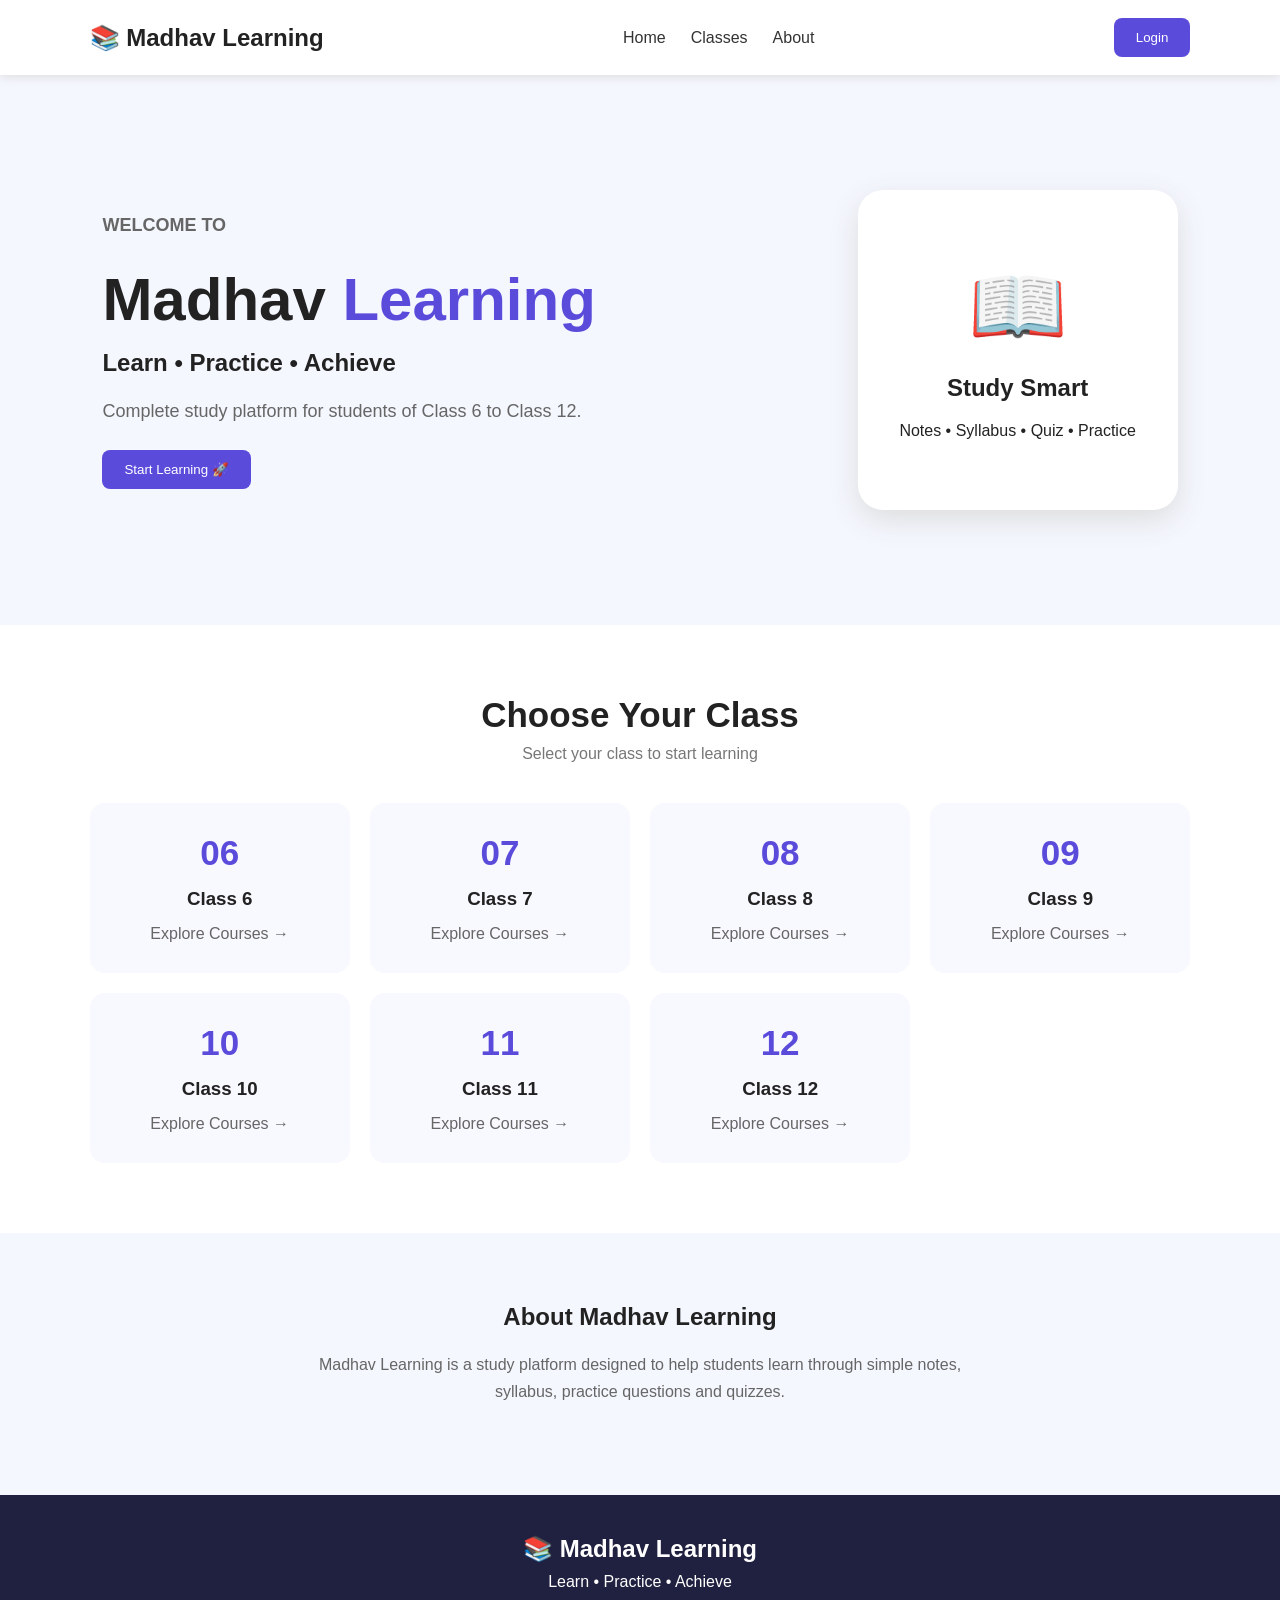
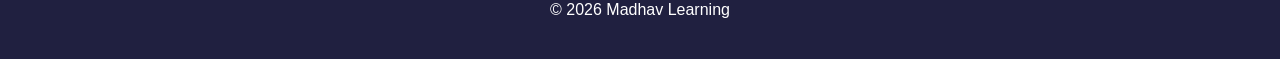
<file: index.html>
<!DOCTYPE html>
<html lang="en">
<head>
    <meta charset="UTF-8">
    <meta name="viewport" content="width=device-width, initial-scale=1.0">

    <title>Madhav Learning</title>

    <link rel="stylesheet" href="style1.css">
</head>

<body>

<header>
    <div class="logo">📚 Madhav Learning</div>

    <nav>
        <a href="#home">Home</a>
        <a href="#classes">Classes</a>
        <a href="#about">About</a>
    </nav>

    <button onclick="showLogin()">Login</button>
</header>


<!-- HOME -->

<section id="home" class="hero">

    <div class="hero-content">

        <p class="welcome">WELCOME TO</p>

        <h1>Madhav <span>Learning</span></h1>

        <h2>Learn • Practice • Achieve</h2>

        <p>
            Complete study platform for students of
            Class 6 to Class 12.
        </p>

        <button onclick="goToClasses()">
            Start Learning 🚀
        </button>

    </div>

    <div class="hero-card">

        <div class="book">📖</div>

        <h2>Study Smart</h2>

        <p>
            Notes • Syllabus • Quiz • Practice
        </p>

    </div>

</section>


<!-- CLASSES -->

<section id="classes">

    <h2 class="title">Choose Your Class</h2>

    <p class="subtitle">
        Select your class to start learning
    </p>

    <div class="class-container">

        <div class="class-card" onclick="openClass(6)">
            <span>06</span>
            <h3>Class 6</h3>
            <p>Explore Courses →</p>
        </div>

        <div class="class-card" onclick="openClass(7)">
            <span>07</span>
            <h3>Class 7</h3>
            <p>Explore Courses →</p>
        </div>

        <div class="class-card" onclick="openClass(8)">
            <span>08</span>
            <h3>Class 8</h3>
            <p>Explore Courses →</p>
        </div>

        <div class="class-card" onclick="openClass(9)">
            <span>09</span>
            <h3>Class 9</h3>
            <p>Explore Courses →</p>
        </div>

        <div class="class-card" onclick="openClass(10)">
            <span>10</span>
            <h3>Class 10</h3>
            <p>Explore Courses →</p>
        </div>

        <div class="class-card" onclick="openClass(11)">
            <span>11</span>
            <h3>Class 11</h3>
            <p>Explore Courses →</p>
        </div>

        <div class="class-card" onclick="openClass(12)">
            <span>12</span>
            <h3>Class 12</h3>
            <p>Explore Courses →</p>
        </div>

    </div>

</section>


<!-- SUBJECT AREA -->

<section id="study-area" class="study-area">

    <button class="back" onclick="backToClasses()">
        ← Back
    </button>

    <h2 id="class-title"></h2>

    <div id="subjects"></div>

    <div id="content"></div>

</section>


<!-- ABOUT -->

<section id="about" class="about">

    <h2>About Madhav Learning</h2>

    <p>
        Madhav Learning is a study platform designed to help
        students learn through simple notes, syllabus,
        practice questions and quizzes.
    </p>

</section>


<footer>

    <h2>📚 Madhav Learning</h2>

    <p>Learn • Practice • Achieve</p>

    <p>© 2026 Madhav Learning</p>

</footer>


<script src="app.js"></script>

</body>
</html>
</file>
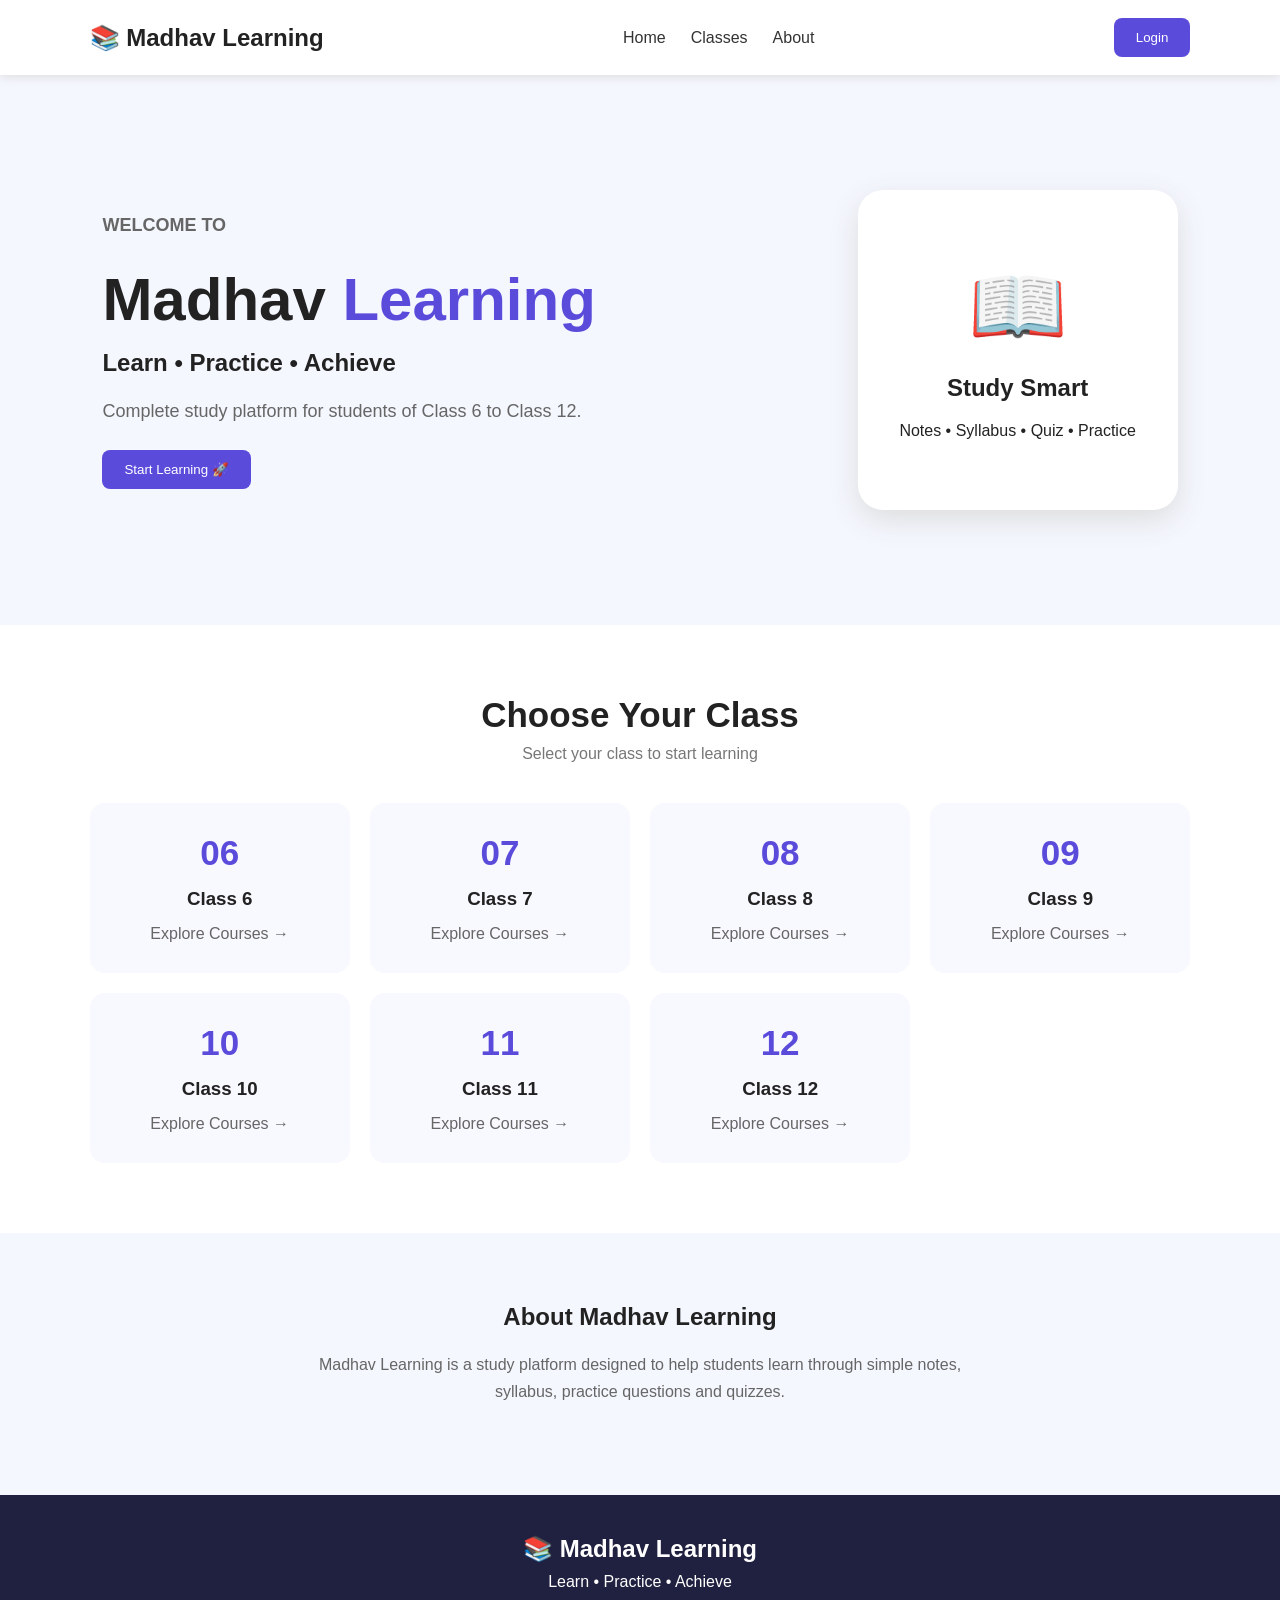
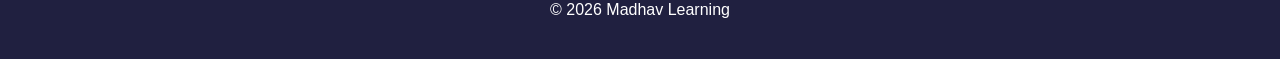
<file: madhav.html>
<!DOCTYPE html>
<html lang="en">
<head>
    <meta charset="UTF-8">
    <meta name="viewport" content="width=device-width, initial-scale=1.0">

    <title>Madhav Learning</title>

    <link rel="stylesheet" href="style1.css">
</head>

<body>

<header>
    <div class="logo">📚 Madhav Learning</div>

    <nav>
        <a href="#home">Home</a>
        <a href="#classes">Classes</a>
        <a href="#about">About</a>
    </nav>

    <button onclick="showLogin()">Login</button>
</header>


<!-- HOME -->

<section id="home" class="hero">

    <div class="hero-content">

        <p class="welcome">WELCOME TO</p>

        <h1>Madhav <span>Learning</span></h1>

        <h2>Learn • Practice • Achieve</h2>

        <p>
            Complete study platform for students of
            Class 6 to Class 12.
        </p>

        <button onclick="goToClasses()">
            Start Learning 🚀
        </button>

    </div>

    <div class="hero-card">

        <div class="book">📖</div>

        <h2>Study Smart</h2>

        <p>
            Notes • Syllabus • Quiz • Practice
        </p>

    </div>

</section>


<!-- CLASSES -->

<section id="classes">

    <h2 class="title">Choose Your Class</h2>

    <p class="subtitle">
        Select your class to start learning
    </p>

    <div class="class-container">

        <div class="class-card" onclick="openClass(6)">
            <span>06</span>
            <h3>Class 6</h3>
            <p>Explore Courses →</p>
        </div>

        <div class="class-card" onclick="openClass(7)">
            <span>07</span>
            <h3>Class 7</h3>
            <p>Explore Courses →</p>
        </div>

        <div class="class-card" onclick="openClass(8)">
            <span>08</span>
            <h3>Class 8</h3>
            <p>Explore Courses →</p>
        </div>

        <div class="class-card" onclick="openClass(9)">
            <span>09</span>
            <h3>Class 9</h3>
            <p>Explore Courses →</p>
        </div>

        <div class="class-card" onclick="openClass(10)">
            <span>10</span>
            <h3>Class 10</h3>
            <p>Explore Courses →</p>
        </div>

        <div class="class-card" onclick="openClass(11)">
            <span>11</span>
            <h3>Class 11</h3>
            <p>Explore Courses →</p>
        </div>

        <div class="class-card" onclick="openClass(12)">
            <span>12</span>
            <h3>Class 12</h3>
            <p>Explore Courses →</p>
        </div>

    </div>

</section>


<!-- SUBJECT AREA -->

<section id="study-area" class="study-area">

    <button class="back" onclick="backToClasses()">
        ← Back
    </button>

    <h2 id="class-title"></h2>

    <div id="subjects"></div>

    <div id="content"></div>

</section>


<!-- ABOUT -->

<section id="about" class="about">

    <h2>About Madhav Learning</h2>

    <p>
        Madhav Learning is a study platform designed to help
        students learn through simple notes, syllabus,
        practice questions and quizzes.
    </p>

</section>


<footer>

    <h2>📚 Madhav Learning</h2>

    <p>Learn • Practice • Achieve</p>

    <p>© 2026 Madhav Learning</p>

</footer>


<script src="app.js"></script>

</body>
</html>
</file>
<file: style1.css>
* {
    margin: 0;
    padding: 0;
    box-sizing: border-box;
    font-family: Arial, sans-serif;
}

body {
    background: #f5f7ff;
    color: #222;
}


/* HEADER */

header {
    background: white;
    padding: 18px 7%;

    display: flex;
    align-items: center;
    justify-content: space-between;

    box-shadow: 0 2px 10px #ddd;

    position: sticky;
    top: 0;
    z-index: 100;
}

.logo {
    font-size: 24px;
    font-weight: bold;
}

nav {
    display: flex;
    gap: 25px;
}

nav a {
    text-decoration: none;
    color: #333;
}

header button,
.hero button {
    border: none;
    padding: 12px 22px;
    border-radius: 8px;
    background: #5b4bdb;
    color: white;
    cursor: pointer;
}


/* HERO */

.hero {
    min-height: 550px;
    padding: 70px 8%;

    display: flex;
    align-items: center;
    justify-content: space-between;
}

.hero-content {
    max-width: 600px;
}

.welcome {
    color: #5b4bdb;
    font-weight: bold;
}

.hero h1 {
    font-size: 60px;
    margin: 15px 0;
}

.hero h1 span {
    color: #5b4bdb;
}

.hero h2 {
    margin-bottom: 20px;
}

.hero-content > p {
    color: #666;
    font-size: 18px;
    line-height: 1.6;
    margin-bottom: 25px;
}

.hero-card {
    width: 320px;
    height: 320px;

    background: white;
    border-radius: 25px;

    display: flex;
    flex-direction: column;
    align-items: center;
    justify-content: center;

    box-shadow: 0 10px 30px #ddd;
}

.book {
    font-size: 80px;
}

.hero-card h2 {
    margin-top: 20px;
}


/* CLASSES */

#classes {
    padding: 70px 7%;
    background: white;
}

.title {
    text-align: center;
    font-size: 35px;
}

.subtitle {
    text-align: center;
    color: #777;
    margin: 10px 0 40px;
}

.class-container {
    display: grid;
    grid-template-columns: repeat(4, 1fr);
    gap: 20px;
}

.class-card {
    background: #f8f8ff;
    padding: 30px 20px;

    text-align: center;
    border-radius: 15px;

    cursor: pointer;

    transition: 0.3s;
}

.class-card:hover {
    transform: translateY(-7px);
    box-shadow: 0 8px 20px #ddd;
}

.class-card span {
    font-size: 35px;
    font-weight: bold;
    color: #5b4bdb;
}

.class-card h3 {
    margin: 15px 0;
}

.class-card p {
    color: #666;
}


/* STUDY AREA */

.study-area {
    display: none;
    padding: 60px 7%;
}

.study-area h2 {
    margin: 25px 0;
}

.back {
    border: none;
    padding: 10px 18px;
    border-radius: 7px;
    cursor: pointer;
}


.subject {
    background: white;
    padding: 20px;
    margin: 12px 0;

    border-radius: 10px;

    cursor: pointer;

    box-shadow: 0 3px 12px #ddd;
}

.subject h3 {
    color: #5b4bdb;
}


.content-box {
    background: white;
    margin-top: 25px;
    padding: 30px;

    border-radius: 12px;

    line-height: 1.7;
}

.content-box h3 {
    color: #5b4bdb;
    margin-bottom: 15px;
}


/* ABOUT */

.about {
    padding: 70px 10%;
    text-align: center;
}

.about p {
    max-width: 700px;
    margin: 20px auto;
    line-height: 1.7;
    color: #666;
}


/* FOOTER */

footer {
    background: #202040;
    color: white;

    padding: 40px;

    text-align: center;
}

footer p {
    margin-top: 10px;
}


/* MOBILE */

@media(max-width:800px) {

    header {
        flex-direction: column;
        gap: 15px;
    }

    .hero {
        flex-direction: column;
        text-align: center;
        gap: 50px;
    }

    .hero h1 {
        font-size: 45px;
    }

    .class-container {
        grid-template-columns: repeat(2, 1fr);
    }

    nav {
        gap: 12px;
    }
}


@media(max-width:500px) {

    .class-container {
        grid-template-columns: 1fr;
    }

    .hero-card {
        width: 270px;
        height: 270px;
    }

}
</file>
